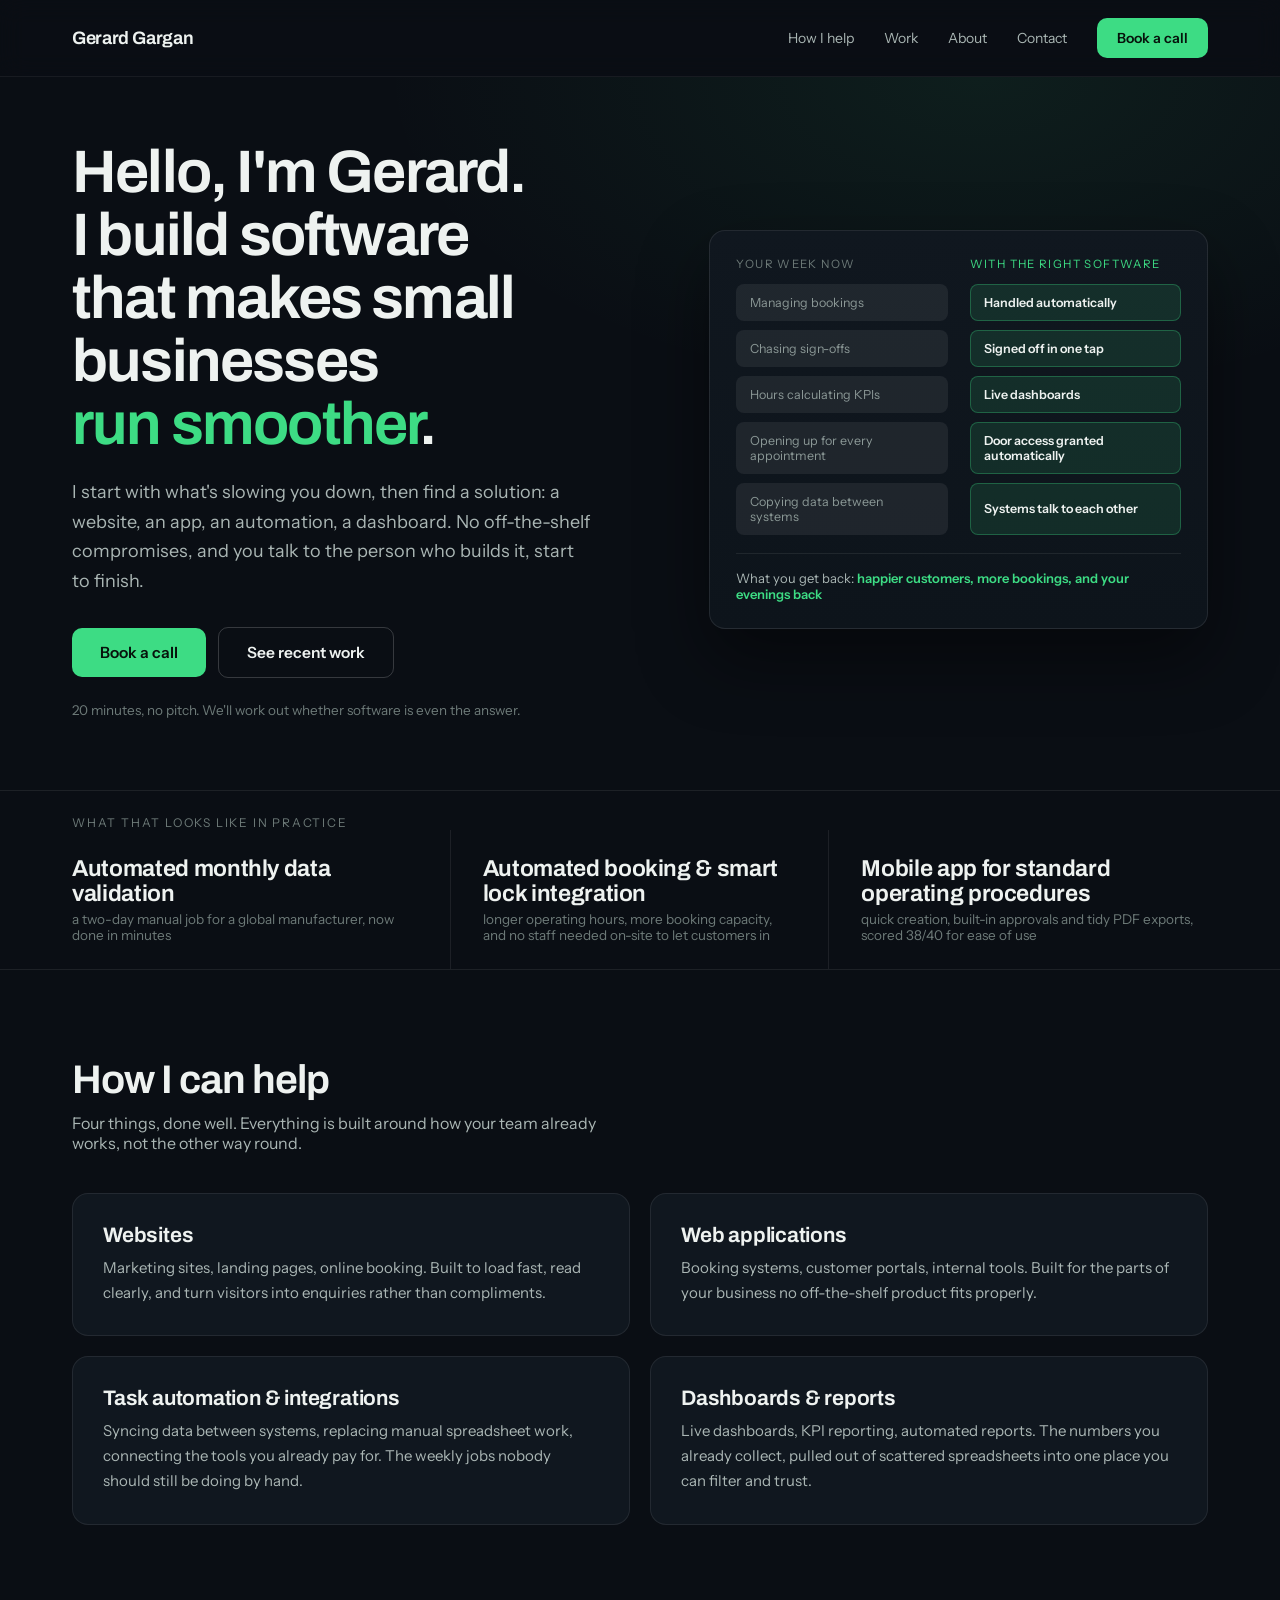
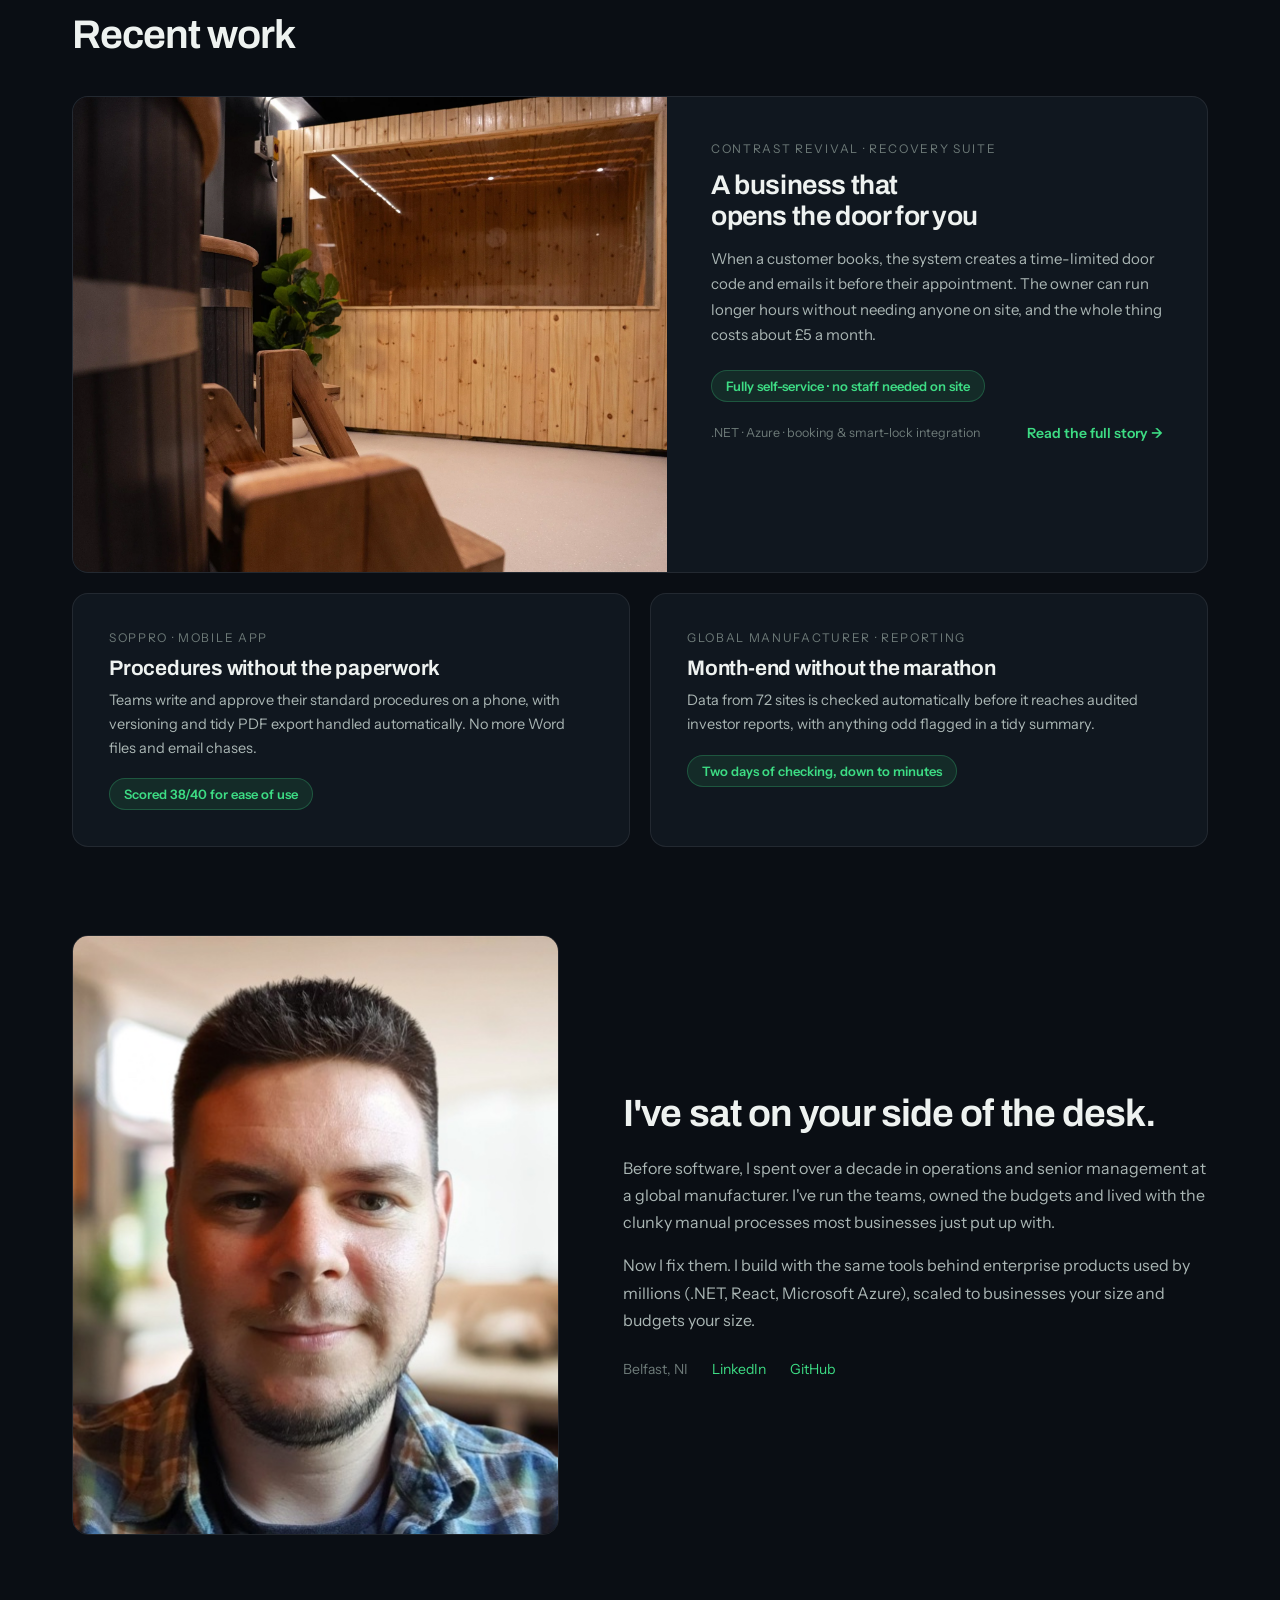
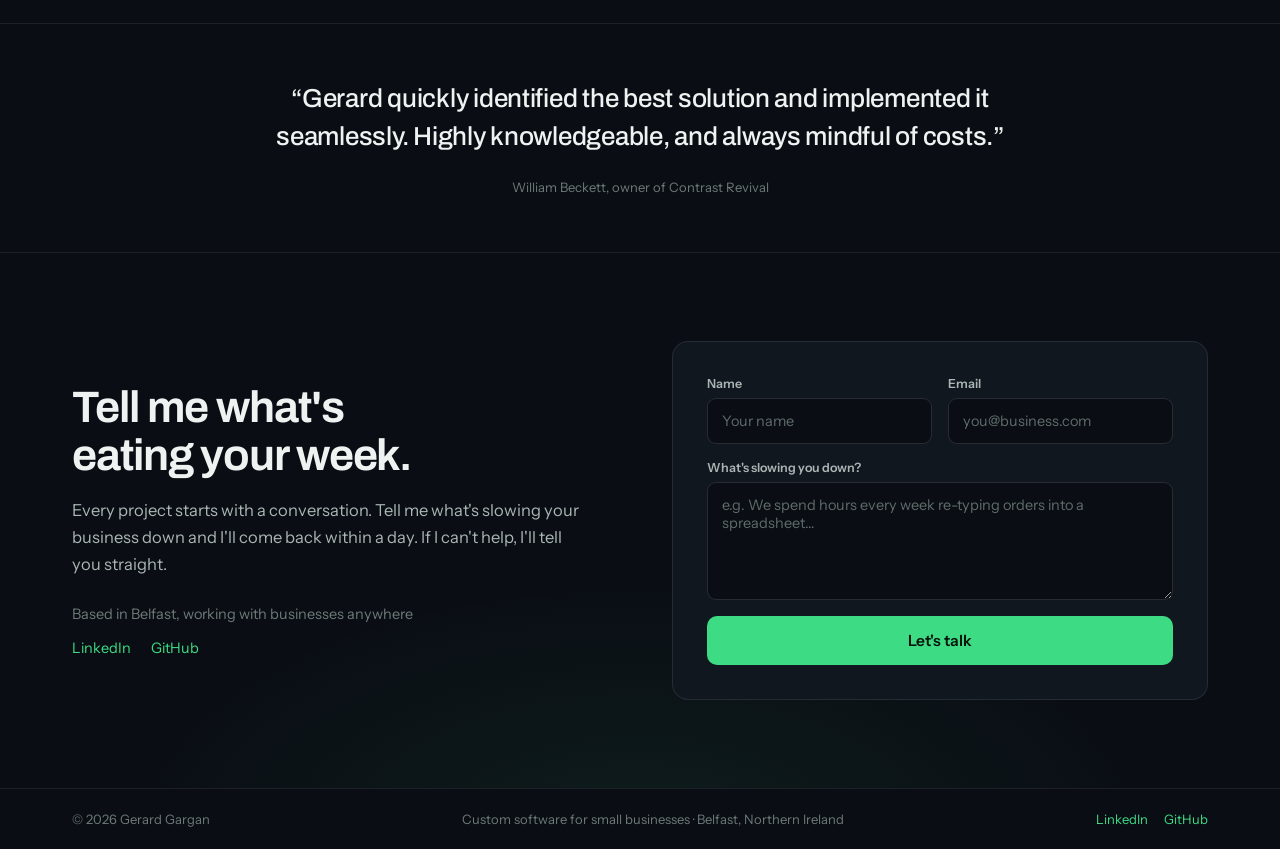
<file: index.html>
<!doctype html>
<html lang="en" class="no-js">
  <head>
    <meta charset="UTF-8" />
    <meta name="viewport" content="width=device-width, initial-scale=1.0" />
    <title>Gerard Gargan | Custom Software for Small Businesses</title>
    <meta
      name="description"
      content="I help small businesses run smoother: websites, web apps, task automation and dashboards. Based in Belfast, Northern Ireland."
    />
    <meta
      property="og:title"
      content="Gerard Gargan | Custom Software for Small Businesses"
    />
    <meta
      property="og:description"
      content="I help small businesses run smoother: websites, web apps, task automation and dashboards. Based in Belfast, Northern Ireland."
    />
    <meta property="og:type" content="website" />
    <meta property="og:url" content="https://gerardgargan.com/" />
    <meta property="og:site_name" content="Gerard Gargan" />
    <meta
      property="og:image"
      content="https://gerardgargan.com/images/og-card-v2.jpg"
    />
    <meta property="og:image:width" content="1200" />
    <meta property="og:image:height" content="630" />
    <meta name="twitter:card" content="summary_large_image" />
    <link rel="canonical" href="https://gerardgargan.com/" />
    <meta name="theme-color" content="#0a0e14" />
    <link rel="icon" type="image/png" sizes="32x32" href="images/favicon-32.png" />
    <link rel="icon" type="image/png" sizes="512x512" href="images/favicon-512.png" />
    <link rel="apple-touch-icon" href="images/apple-touch-icon.png" />
    <link rel="preconnect" href="https://fonts.googleapis.com" />
    <link rel="preconnect" href="https://fonts.gstatic.com" crossorigin />
    <link
      href="https://fonts.googleapis.com/css2?family=Archivo:wght@400..800&family=Instrument+Sans:wght@400;500;600&display=swap"
      rel="stylesheet"
    />
    <link rel="stylesheet" href="styles.css" />
    <script>
      document.documentElement.classList.replace("no-js", "js");
    </script>
    <script
      async
      src="https://www.googletagmanager.com/gtag/js?id=G-0M7Z0N829Z"
    ></script>
    <script>
      window.dataLayer = window.dataLayer || [];
      function gtag() {
        dataLayer.push(arguments);
      }
      gtag("js", new Date());

      gtag("config", "G-0M7Z0N829Z");
    </script>
    <script type="application/ld+json">
      {
        "@context": "https://schema.org",
        "@type": "ProfessionalService",
        "name": "Gerard Gargan",
        "description": "Custom software for small businesses: websites, web applications, task automation and dashboards.",
        "url": "https://gerardgargan.com/",
        "image": "https://gerardgargan.com/images/og-card-v2.jpg",
        "founder": { "@type": "Person", "name": "Gerard Gargan" },
        "address": {
          "@type": "PostalAddress",
          "addressLocality": "Belfast",
          "addressRegion": "Northern Ireland",
          "addressCountry": "GB"
        },
        "sameAs": [
          "https://www.linkedin.com/in/gerard-gargan/",
          "https://github.com/GerardGargan"
        ]
      }
    </script>
  </head>
  <body>
    <nav class="navbar">
      <div class="container nav-inner">
        <a href="#top" class="nav-brand">Gerard Gargan</a>
        <div class="nav-links">
          <a href="#how-i-help">How I help</a>
          <a href="#work">Work</a>
          <a href="#about">About</a>
          <a href="#contact">Contact</a>
          <a href="#contact" class="btn btn-nav">Book a call</a>
        </div>
        <div class="nav-actions">
          <a href="#contact" class="nav-cta-mobile">Book a call</a>
          <button
            class="nav-toggle"
            id="nav-toggle"
            aria-label="Toggle navigation"
            aria-expanded="false"
            aria-controls="nav-menu"
          >
            <span></span>
            <span></span>
            <span></span>
          </button>
        </div>
      </div>
      <div class="nav-menu" id="nav-menu">
        <a href="#how-i-help">How I help</a>
        <a href="#work">Work</a>
        <a href="#about">About</a>
        <a href="#contact">Contact</a>
      </div>
    </nav>

    <div class="hero-band">
      <div class="container">
        <header class="hero" id="top">
        <div>
          <h1>
            Hello, I'm Gerard. I build software that makes small businesses
            <span class="accent">run smoother</span>.
          </h1>
          <p class="hero-sub">
            I start with what's slowing you down, then find a solution: a
            website, an app, an automation, a dashboard. No off-the-shelf
            compromises, and you talk to the person who builds it, start to
            finish.
          </p>
          <div class="hero-cta">
            <a href="#contact" class="btn btn-primary">Book a call</a>
            <a href="#work" class="btn btn-outline">See recent work</a>
          </div>
          <div class="hero-meta">
            20 minutes, no pitch. We'll work out whether software is even the
            answer.
          </div>
        </div>
        <div class="week-card fade-group">
          <div class="week-grid">
            <div class="week-head">Your week now</div>
            <div class="week-head week-head-after">With the right software</div>
            <div class="week-now fade-item" style="--d: 0.15s">Managing bookings</div>
            <div class="week-after fade-item" style="--d: 0.7s">Handled automatically</div>
            <div class="week-now fade-item" style="--d: 0.25s">Chasing sign-offs</div>
            <div class="week-after fade-item" style="--d: 0.8s">Signed off in one tap</div>
            <div class="week-now fade-item" style="--d: 0.35s">Hours calculating KPIs</div>
            <div class="week-after fade-item" style="--d: 0.9s">Live dashboards</div>
            <div class="week-now fade-item" style="--d: 0.45s">Opening up for every appointment</div>
            <div class="week-after fade-item" style="--d: 1s">Door access granted automatically</div>
            <div class="week-now fade-item" style="--d: 0.55s">Copying data between systems</div>
            <div class="week-after fade-item" style="--d: 1.1s">Systems talk to each other</div>
          </div>
          <div class="week-footer fade-item" style="--d: 1.25s">
            What you get back:
            <strong>happier customers, more bookings, and your evenings back</strong>
          </div>
        </div>
        </header>
      </div>
    </div>

    <section class="results">
      <div class="container">
        <div class="results-label">What that looks like in practice</div>
        <div class="results-grid">
          <div>
            <div class="result-title">Automated monthly data validation</div>
            <div class="result-sub">
              a two-day manual job for a global manufacturer, now done in
              minutes
            </div>
          </div>
          <div>
            <div class="result-title">
              Automated booking &amp; smart lock integration
            </div>
            <div class="result-sub">
              longer operating hours, more booking capacity, and no staff needed
              on-site to let customers in
            </div>
          </div>
          <div>
            <div class="result-title">
              Mobile app for standard operating procedures
            </div>
            <div class="result-sub">
              quick creation, built-in approvals and tidy PDF exports, scored
              38/40 for ease of use
            </div>
          </div>
        </div>
      </div>
    </section>

    <div class="container">
      <section class="services" id="how-i-help">
        <h2 class="section-title">How I can help</h2>
        <p class="section-lead">
          Four things, done well. Everything is built around how your team
          already works, not the other way round.
        </p>
        <div class="services-grid">
          <div class="service-card">
            <h3>Websites</h3>
            <p>
              Marketing sites, landing pages, online booking. Built to load
              fast, read clearly, and turn visitors into enquiries rather than
              compliments.
            </p>
          </div>
          <div class="service-card">
            <h3>Web applications</h3>
            <p>
              Booking systems, customer portals, internal tools. Built for the
              parts of your business no off-the-shelf product fits properly.
            </p>
          </div>
          <div class="service-card">
            <h3>Task automation &amp; integrations</h3>
            <p>
              Syncing data between systems, replacing manual spreadsheet work,
              connecting the tools you already pay for. The weekly jobs nobody
              should still be doing by hand.
            </p>
          </div>
          <div class="service-card">
            <h3>Dashboards &amp; reports</h3>
            <p>
              Live dashboards, KPI reporting, automated reports. The numbers
              you already collect, pulled out of scattered spreadsheets into
              one place you can filter and trust.
            </p>
          </div>
        </div>
      </section>

      <section class="work" id="work">
        <h2 class="section-title">Recent work</h2>
        <div class="work-featured">
          <img
            src="images/contrast-revival-suite.webp"
            alt="The Contrast Revival sauna and cold plunge"
            class="work-featured-img"
            width="1920"
            height="1536"
            loading="lazy"
            decoding="async"
          />
          <div class="work-featured-body">
            <div class="work-kicker">Contrast Revival &middot; recovery suite</div>
            <h3>A business that opens the door for you</h3>
            <p>
              When a customer books, the system creates a time-limited door code
              and emails it before their appointment. The owner can run longer
              hours without needing anyone on site, and the whole thing costs
              about &pound;5 a month.
            </p>
            <div class="pill">Fully self-service &middot; no staff needed on site</div>
            <div class="work-featured-foot">
              <span class="work-tech"
                >.NET &middot; Azure &middot; booking &amp; smart-lock
                integration</span
              >
              <a href="projects/contrast-revival.html" class="work-link"
                >Read the full story &rarr;</a
              >
            </div>
          </div>
        </div>
        <div class="work-grid">
          <div class="work-card">
            <div class="work-kicker">SopPro &middot; mobile app</div>
            <h3>Procedures without the paperwork</h3>
            <p>
              Teams write and approve their standard procedures on a phone, with
              versioning and tidy PDF export handled automatically. No more Word
              files and email chases.
            </p>
            <div class="pill">Scored 38/40 for ease of use</div>
          </div>
          <div class="work-card">
            <div class="work-kicker">Global manufacturer &middot; reporting</div>
            <h3>Month-end without the marathon</h3>
            <p>
              Data from 72 sites is checked automatically before it reaches
              audited investor reports, with anything odd flagged in a tidy
              summary.
            </p>
            <div class="pill">Two days of checking, down to minutes</div>
          </div>
        </div>
      </section>

      <section class="about" id="about">
        <img
          src="images/gerard.jpg"
          alt="Gerard Gargan"
          class="about-photo"
          width="600"
          height="600"
          loading="lazy"
          decoding="async"
        />
        <div>
          <h2>I've sat on your side of the desk.</h2>
          <p>
            Before software, I spent over a decade in operations and senior
            management at a global manufacturer. I've run the teams, owned the
            budgets and lived with the clunky manual processes most businesses
            just put up with.
          </p>
          <p>
            Now I fix them. I build with the same tools behind enterprise
            products used by millions (.NET, React, Microsoft Azure), scaled to
            businesses your size and budgets your size.
          </p>
          <div class="about-links">
            <span class="place">Belfast, NI</span>
            <a
              href="https://www.linkedin.com/in/gerard-gargan/"
              target="_blank"
              rel="noopener noreferrer"
              >LinkedIn</a
            >
            <a
              href="https://github.com/GerardGargan"
              target="_blank"
              rel="noopener noreferrer"
              >GitHub</a
            >
          </div>
        </div>
      </section>
    </div>

    <section class="testimonial">
      <div class="container">
        <blockquote>
          &ldquo;Gerard quickly identified the best solution and implemented it
          seamlessly. Highly knowledgeable, and always mindful of
          costs.&rdquo;
        </blockquote>
        <cite>William Beckett, owner of Contrast Revival</cite>
      </div>
    </section>

    <div class="container">
      <section class="contact" id="contact">
        <div>
          <h2>Tell me what's eating your week.</h2>
          <p class="contact-text">
            Every project starts with a conversation. Tell me what's slowing
            your business down and I'll come back within a day. If I can't
            help, I'll tell you straight.
          </p>
          <div class="contact-meta">
            <span>Based in Belfast, working with businesses anywhere</span>
            <div class="contact-social">
              <a
                href="https://www.linkedin.com/in/gerard-gargan/"
                target="_blank"
                rel="noopener noreferrer"
                >LinkedIn</a
              >
              <a
                href="https://github.com/GerardGargan"
                target="_blank"
                rel="noopener noreferrer"
                >GitHub</a
              >
            </div>
          </div>
        </div>
        <div>
          <form
            class="contact-form"
            id="contact-form"
            action="https://api.web3forms.com/submit"
            method="POST"
          >
            <input
              type="hidden"
              name="access_key"
              value="68241282-8ef7-4cb0-8f9a-84f31480cd14"
            />
            <input
              type="hidden"
              name="subject"
              value="New portfolio contact form submission"
            />
            <input type="checkbox" name="botcheck" style="display: none" />
            <div class="form-row">
              <div class="form-group">
                <label for="name">Name</label>
                <input
                  type="text"
                  id="name"
                  name="name"
                  placeholder="Your name"
                  required
                />
              </div>
              <div class="form-group">
                <label for="email">Email</label>
                <input
                  type="email"
                  id="email"
                  name="email"
                  placeholder="you@business.com"
                  required
                />
              </div>
            </div>
            <div class="form-group">
              <label for="message">What's slowing you down?</label>
              <textarea
                id="message"
                name="message"
                rows="5"
                placeholder="e.g. We spend hours every week re-typing orders into a spreadsheet&hellip;"
                required
              ></textarea>
            </div>
            <button type="submit" class="btn btn-primary">Let's talk</button>
          </form>
          <div class="contact-social-mobile">
            <a
              href="https://www.linkedin.com/in/gerard-gargan/"
              target="_blank"
              rel="noopener noreferrer"
              >LinkedIn</a
            >
            <a
              href="https://github.com/GerardGargan"
              target="_blank"
              rel="noopener noreferrer"
              >GitHub</a
            >
          </div>
        </div>
      </section>
    </div>

    <footer class="footer">
      <div class="container footer-inner">
        <span>&copy; 2026 Gerard Gargan</span>
        <span
          >Custom software for small businesses &middot; Belfast, Northern
          Ireland</span
        >
        <span class="footer-social">
          <a
            href="https://www.linkedin.com/in/gerard-gargan/"
            target="_blank"
            rel="noopener noreferrer"
            >LinkedIn</a
          >
          <a
            href="https://github.com/GerardGargan"
            target="_blank"
            rel="noopener noreferrer"
            >GitHub</a
          >
        </span>
      </div>
    </footer>

    <script src="script.js"></script>
  </body>
</html>
</file>
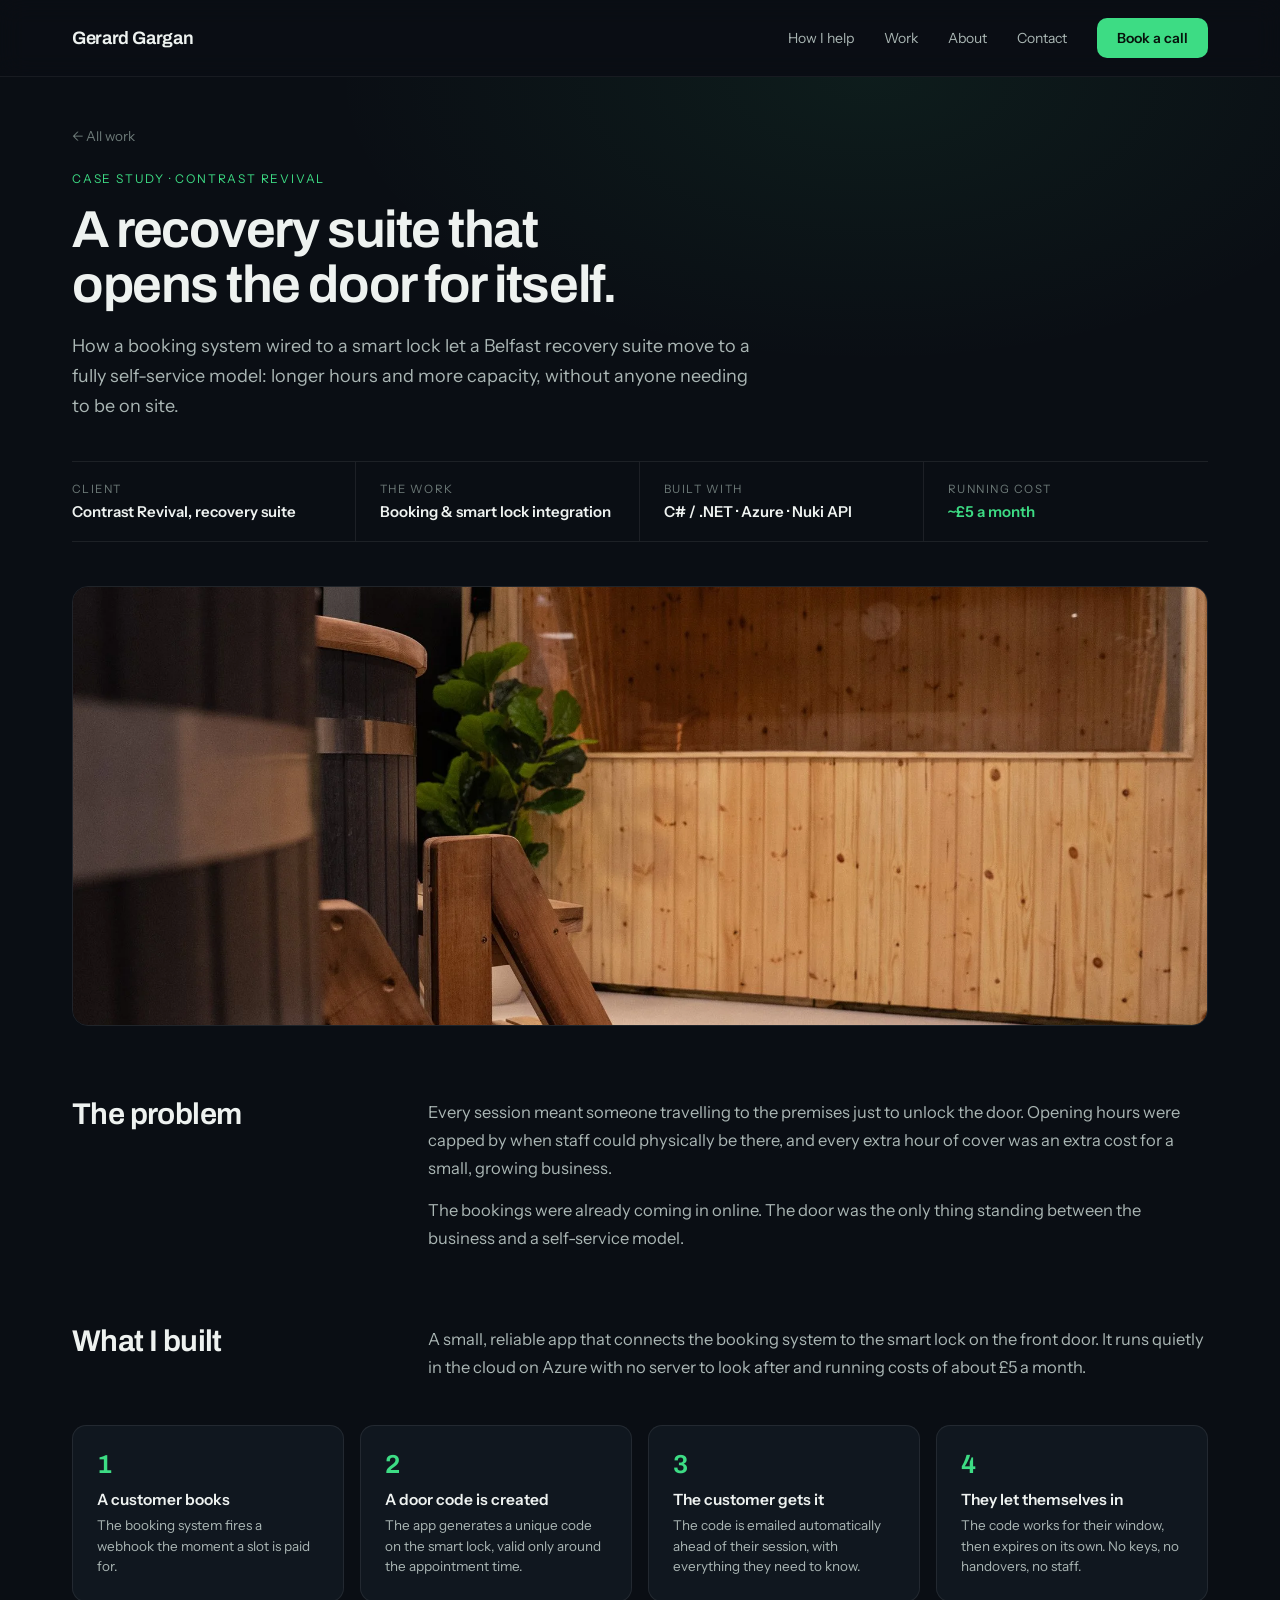
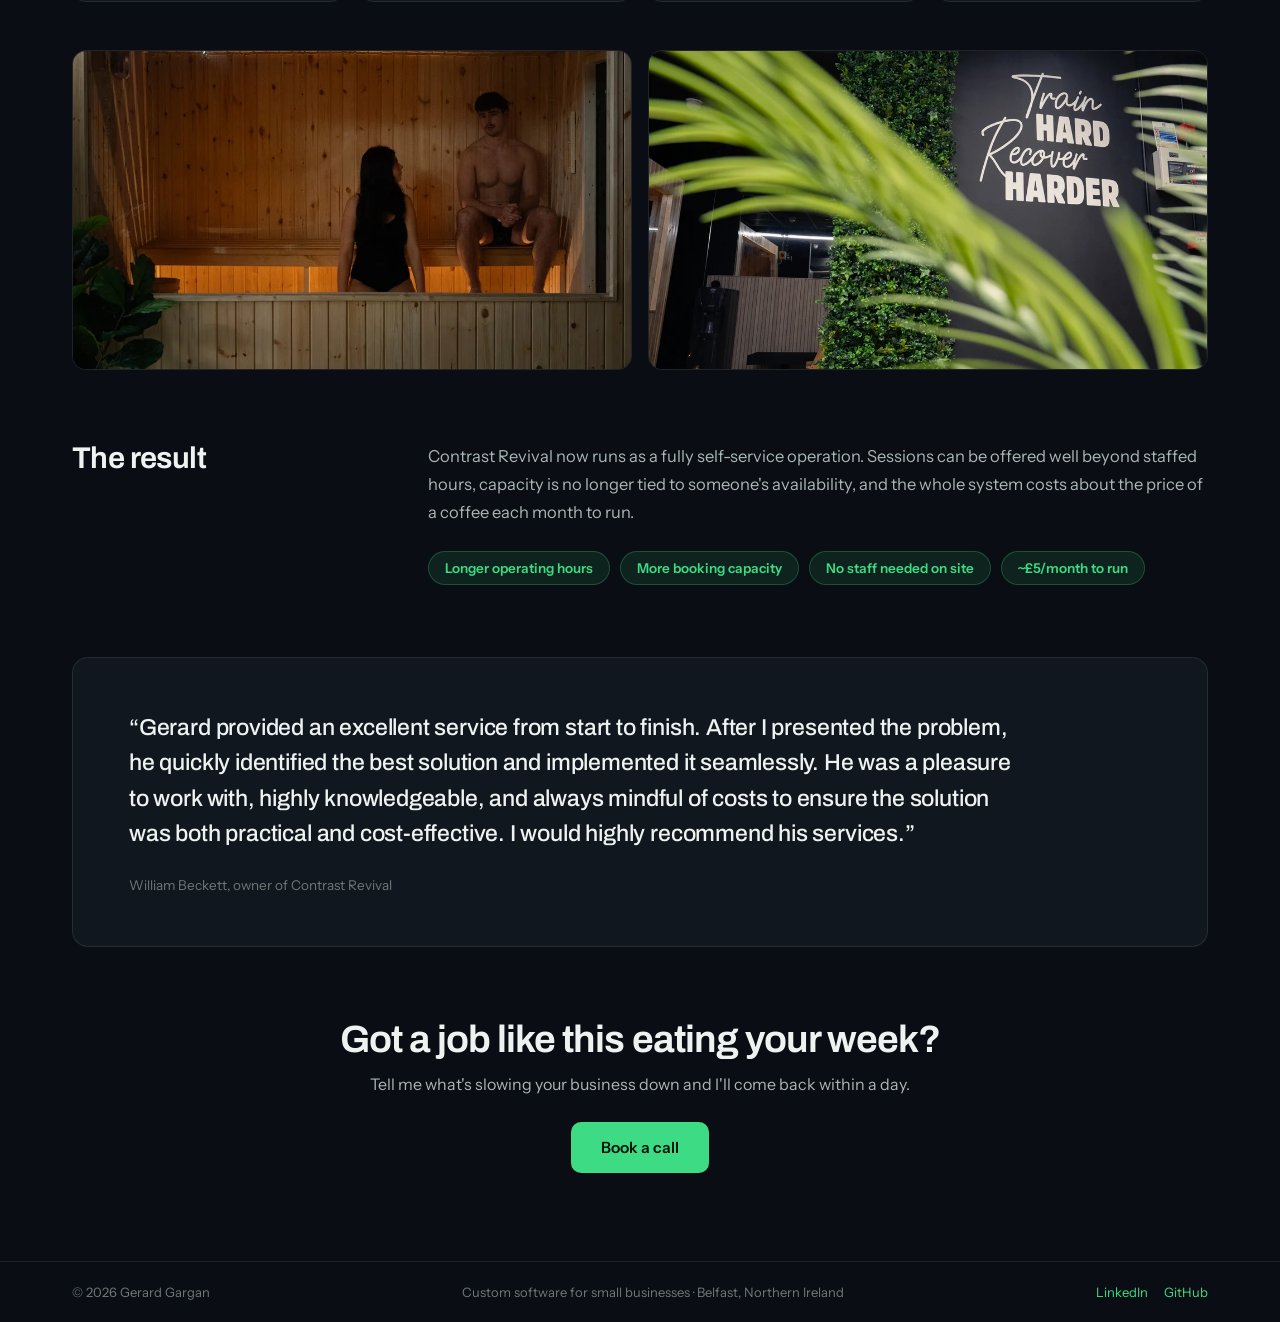
<file: projects/contrast-revival.html>
<!doctype html>
<html lang="en" class="no-js">
  <head>
    <meta charset="UTF-8" />
    <meta name="viewport" content="width=device-width, initial-scale=1.0" />
    <title>Contrast Revival Case Study | Gerard Gargan</title>
    <meta
      name="description"
      content="How a booking system wired to a smart lock let a Belfast recovery suite move to a fully self-service model, all for about £5 a month."
    />
    <meta
      property="og:title"
      content="Contrast Revival Case Study | Gerard Gargan"
    />
    <meta
      property="og:description"
      content="How a booking system wired to a smart lock let a Belfast recovery suite move to a fully self-service model, all for about £5 a month."
    />
    <meta property="og:type" content="article" />
    <meta
      property="og:url"
      content="https://gerardgargan.com/projects/contrast-revival.html"
    />
    <meta property="og:site_name" content="Gerard Gargan" />
    <meta
      property="og:image"
      content="https://gerardgargan.com/images/og-card-v2.jpg"
    />
    <meta property="og:image:width" content="1200" />
    <meta property="og:image:height" content="630" />
    <meta name="twitter:card" content="summary_large_image" />
    <link
      rel="canonical"
      href="https://gerardgargan.com/projects/contrast-revival.html"
    />
    <meta name="theme-color" content="#0a0e14" />
    <link rel="icon" type="image/png" sizes="32x32" href="../images/favicon-32.png" />
    <link rel="icon" type="image/png" sizes="512x512" href="../images/favicon-512.png" />
    <link rel="apple-touch-icon" href="../images/apple-touch-icon.png" />
    <link rel="preconnect" href="https://fonts.googleapis.com" />
    <link rel="preconnect" href="https://fonts.gstatic.com" crossorigin />
    <link
      href="https://fonts.googleapis.com/css2?family=Archivo:wght@400..800&family=Instrument+Sans:wght@400;500;600&display=swap"
      rel="stylesheet"
    />
    <link rel="stylesheet" href="../styles.css" />
    <script>
      document.documentElement.classList.replace("no-js", "js");
    </script>
    <script
      async
      src="https://www.googletagmanager.com/gtag/js?id=G-0M7Z0N829Z"
    ></script>
    <script>
      window.dataLayer = window.dataLayer || [];
      function gtag() {
        dataLayer.push(arguments);
      }
      gtag("js", new Date());

      gtag("config", "G-0M7Z0N829Z");
    </script>
  </head>
  <body>
    <nav class="navbar">
      <div class="container nav-inner">
        <a href="../index.html" class="nav-brand">Gerard Gargan</a>
        <div class="nav-links">
          <a href="../index.html#how-i-help">How I help</a>
          <a href="../index.html#work">Work</a>
          <a href="../index.html#about">About</a>
          <a href="../index.html#contact">Contact</a>
          <a href="../index.html#contact" class="btn btn-nav">Book a call</a>
        </div>
        <div class="nav-actions">
          <a href="../index.html#contact" class="nav-cta-mobile">Book a call</a>
          <button
            class="nav-toggle"
            id="nav-toggle"
            aria-label="Toggle navigation"
            aria-expanded="false"
            aria-controls="nav-menu"
          >
            <span></span>
            <span></span>
            <span></span>
          </button>
        </div>
      </div>
      <div class="nav-menu" id="nav-menu">
        <a href="../index.html#how-i-help">How I help</a>
        <a href="../index.html#work">Work</a>
        <a href="../index.html#about">About</a>
        <a href="../index.html#contact">Contact</a>
      </div>
    </nav>

    <div class="cs-band">
      <div class="container">
        <header class="cs-header">
          <a href="../index.html#work" class="cs-back">&larr; All work</a>
          <div class="cs-kicker">Case study &middot; Contrast Revival</div>
          <h1>A recovery suite that opens the door for itself.</h1>
          <p class="cs-lead">
            How a booking system wired to a smart lock let a Belfast recovery
            suite move to a fully self-service model: longer hours and more
            capacity, without anyone needing to be on site.
          </p>
        </header>
      </div>
    </div>

    <div class="container">
      <div class="cs-facts">
        <div>
          <div class="cs-fact-label">Client</div>
          <div class="cs-fact-value">Contrast Revival, recovery suite</div>
        </div>
        <div>
          <div class="cs-fact-label">The work</div>
          <div class="cs-fact-value">Booking &amp; smart lock integration</div>
        </div>
        <div>
          <div class="cs-fact-label">Built with</div>
          <div class="cs-fact-value">
            C# / .NET &middot; Azure &middot; Nuki API
          </div>
        </div>
        <div>
          <div class="cs-fact-label">Running cost</div>
          <div class="cs-fact-value accent">~&pound;5 a month</div>
        </div>
      </div>

      <img
        src="../images/contrast-revival-suite.webp"
        alt="The Contrast Revival sauna room"
        class="cs-hero-img"
        width="1920"
        height="1536"
        fetchpriority="high"
      />

      <section class="cs-block">
        <h2>The problem</h2>
        <div>
          <p>
            Every session meant someone travelling to the premises just to
            unlock the door. Opening hours were capped by when staff could
            physically be there, and every extra hour of cover was an
            extra cost for a small, growing business.
          </p>
          <p>
            The bookings were already coming in online. The door was the only
            thing standing between the business and a self-service model.
          </p>
        </div>
      </section>

      <section class="cs-solution">
        <div class="cs-block">
          <h2>What I built</h2>
          <p>
            A small, reliable app that connects the booking system to the smart
            lock on the front door. It runs quietly in the cloud on Azure
            with no server to look after and running costs of about
            &pound;5 a month.
          </p>
        </div>
        <div class="cs-steps fade-group">
          <div class="cs-step fade-item" style="--d: 0.1s">
            <div class="cs-step-num">1</div>
            <div class="cs-step-title">A customer books</div>
            <div class="cs-step-body">
              The booking system fires a webhook the moment a slot is paid for.
            </div>
          </div>
          <div class="cs-step fade-item" style="--d: 0.25s">
            <div class="cs-step-num">2</div>
            <div class="cs-step-title">A door code is created</div>
            <div class="cs-step-body">
              The app generates a unique code on the smart lock, valid only
              around the appointment time.
            </div>
          </div>
          <div class="cs-step fade-item" style="--d: 0.4s">
            <div class="cs-step-num">3</div>
            <div class="cs-step-title">The customer gets it</div>
            <div class="cs-step-body">
              The code is emailed automatically ahead of their session, with
              everything they need to know.
            </div>
          </div>
          <div class="cs-step fade-item" style="--d: 0.55s">
            <div class="cs-step-num">4</div>
            <div class="cs-step-title">They let themselves in</div>
            <div class="cs-step-body">
              The code works for their window, then expires on its own. No keys,
              no handovers, no staff.
            </div>
          </div>
        </div>
      </section>

      <div class="cs-photos">
        <img
          src="../images/contrast-revival-sauna.webp"
          alt="Customers in the Contrast Revival sauna"
          width="1000"
          height="773"
          loading="lazy"
          decoding="async"
        />
        <img
          src="../images/contrast-revival-interior.webp"
          alt="Train hard, recover harder: inside Contrast Revival"
          width="1000"
          height="800"
          loading="lazy"
          decoding="async"
        />
      </div>

      <section class="cs-block cs-result">
        <h2>The result</h2>
        <div>
          <p>
            Contrast Revival now runs as a fully self-service operation.
            Sessions can be offered well beyond staffed hours, capacity is no
            longer tied to someone's availability, and the whole system costs
            about the price of a coffee each month to run.
          </p>
          <div class="cs-pills">
            <span class="pill">Longer operating hours</span>
            <span class="pill">More booking capacity</span>
            <span class="pill">No staff needed on site</span>
            <span class="pill">~&pound;5/month to run</span>
          </div>
        </div>
      </section>

      <section class="cs-testimonial">
        <blockquote>
          &ldquo;Gerard provided an excellent service from start to finish.
          After I presented the problem, he quickly identified the best solution
          and implemented it seamlessly. He was a pleasure to work with, highly
          knowledgeable, and always mindful of costs to ensure the solution was
          both practical and cost-effective. I would highly recommend his
          services.&rdquo;
        </blockquote>
        <cite>William Beckett, owner of Contrast Revival</cite>
      </section>

      <section class="cs-cta">
        <h2>Got a job like this eating your week?</h2>
        <p>
          Tell me what's slowing your business down and I'll come back within
          a day.
        </p>
        <a href="../index.html#contact" class="btn btn-primary"
          >Book a call</a
        >
      </section>
    </div>

    <footer class="footer">
      <div class="container footer-inner">
        <span>&copy; 2026 Gerard Gargan</span>
        <span
          >Custom software for small businesses &middot; Belfast, Northern
          Ireland</span
        >
        <span class="footer-social">
          <a
            href="https://www.linkedin.com/in/gerard-gargan/"
            target="_blank"
            rel="noopener noreferrer"
            >LinkedIn</a
          >
          <a
            href="https://github.com/GerardGargan"
            target="_blank"
            rel="noopener noreferrer"
            >GitHub</a
          >
        </span>
      </div>
    </footer>

    <script src="../script.js"></script>
  </body>
</html>
</file>
<file: styles.css>
/* ==========================================================================
   Gerard Gargan — portfolio
   Design tokens
   ========================================================================== */

:root {
  --bg: #0a0e14;
  --panel: #10171f;
  --panel-gradient: linear-gradient(180deg, #10171f, #0d141b);
  --text: #eef2f0;
  --muted: #aab6b4;
  --dim: #6d7a78;
  --dim-soft: #8b9896;
  --accent: #3ddc84;
  --accent-hover: #5ce69a;
  --accent-ink: #07130c;
  --accent-tint: rgba(61, 220, 132, 0.1);
  --accent-border: rgba(61, 220, 132, 0.25);
  --border: rgba(255, 255, 255, 0.08);
  --border-light: rgba(255, 255, 255, 0.09);
  --border-input: rgba(255, 255, 255, 0.12);
  --border-btn: rgba(255, 255, 255, 0.18);
  --font-display: "Archivo", sans-serif;
  --font-body: "Instrument Sans", sans-serif;
}

/* ==========================================================================
   Base
   ========================================================================== */

* {
  box-sizing: border-box;
}

html {
  scroll-behavior: smooth;
}

body {
  margin: 0;
  background: var(--bg);
  color: var(--text);
  font-family: var(--font-body);
  -webkit-font-smoothing: antialiased;
}

a {
  color: var(--accent);
  text-decoration: none;
}

a:hover {
  opacity: 0.85;
}

img {
  max-width: 100%;
}

input::placeholder,
textarea::placeholder {
  color: #5f6c6a;
}

.container {
  max-width: 1200px;
  margin: 0 auto;
  padding: 0 32px;
}

h1,
h2,
h3 {
  font-family: var(--font-display);
  font-weight: 650;
}

[id] {
  scroll-margin-top: 84px;
}

@keyframes ggfade {
  from {
    opacity: 0;
    transform: translateY(10px);
  }
  to {
    opacity: 1;
    transform: none;
  }
}

/* Staggered fade-in groups: hidden only when JS is running, revealed on scroll */
html.js .fade-group:not(.in-view) .fade-item {
  opacity: 0;
}

.fade-group.in-view .fade-item {
  animation: ggfade 0.5s both;
  animation-delay: var(--d, 0s);
}

@media (prefers-reduced-motion: reduce) {
  html {
    scroll-behavior: auto;
  }
  html.js .fade-group:not(.in-view) .fade-item {
    opacity: 1;
  }
  .fade-group.in-view .fade-item {
    animation: none;
  }
}

/* ==========================================================================
   Nav
   ========================================================================== */

.navbar {
  position: sticky;
  top: 0;
  z-index: 20;
  background: rgba(10, 14, 20, 0.8);
  backdrop-filter: blur(12px);
  -webkit-backdrop-filter: blur(12px);
  border-bottom: 1px solid rgba(255, 255, 255, 0.06);
}

.nav-inner {
  display: flex;
  align-items: center;
  justify-content: space-between;
  padding-top: 18px;
  padding-bottom: 18px;
}

.nav-brand {
  font-family: var(--font-display);
  font-weight: 650;
  font-size: 18px;
  letter-spacing: -0.02em;
  color: var(--text);
}

.nav-links {
  display: flex;
  align-items: center;
  gap: 30px;
  font-size: 14px;
}

.nav-links a:not(.btn) {
  color: var(--muted);
}

.nav-links a:not(.btn):hover {
  color: var(--text);
  opacity: 1;
}

.nav-actions,
.nav-cta-mobile,
.nav-toggle,
.nav-menu {
  display: none;
}

/* ==========================================================================
   Buttons
   ========================================================================== */

.btn {
  display: inline-block;
  border-radius: 10px;
  font-size: 15.5px;
  font-weight: 600;
  text-align: center;
}

.btn-primary {
  background: var(--accent);
  color: var(--accent-ink);
  padding: 15px 28px;
  border: none;
  font-family: var(--font-body);
  cursor: pointer;
}

.btn-primary:hover {
  background: var(--accent-hover);
  opacity: 1;
}

.btn-outline {
  border: 1px solid var(--border-btn);
  padding: 15px 28px;
  color: var(--text);
}

.btn-outline:hover {
  border-color: rgba(255, 255, 255, 0.4);
  opacity: 1;
}

.btn-nav {
  background: var(--accent);
  color: var(--accent-ink);
  padding: 11px 20px;
  font-size: 14px;
}

.btn-nav:hover {
  background: var(--accent-hover);
  opacity: 1;
}

/* ==========================================================================
   Hero
   ========================================================================== */

/* Full-bleed band so the glow fades out naturally instead of clipping at
   the container edge; its centre matches 80% of the 1200px container */
.hero-band {
  background: radial-gradient(
    1000px 540px at calc(50% + 340px) 0%,
    rgba(61, 220, 132, 0.08),
    transparent 60%
  );
}

.hero {
  display: grid;
  grid-template-columns: 1.15fr 1fr;
  gap: 64px;
  align-items: center;
  padding: 64px 0 72px;
}

.hero h1 {
  font-size: clamp(36px, 4.7vw + 4px, 60px);
  line-height: 1.05;
  letter-spacing: -0.03em;
  margin: 0 0 22px;
  text-wrap: balance;
}

.accent {
  color: var(--accent);
}

.hero-sub {
  font-size: 18px;
  line-height: 1.65;
  color: var(--muted);
  margin: 0 0 30px;
  max-width: 540px;
  text-wrap: pretty;
}

.hero-cta {
  display: flex;
  gap: 12px;
  align-items: center;
  margin-bottom: 24px;
}

.hero-meta {
  font-size: 13.5px;
  color: var(--dim);
}

/* Week card */

.week-card {
  background: var(--panel-gradient);
  border: 1px solid var(--border-light);
  border-radius: 16px;
  padding: 26px;
  box-shadow: 0 30px 70px rgba(0, 0, 0, 0.45);
}

.week-grid {
  display: grid;
  grid-template-columns: 1fr 1fr;
  gap: 9px 22px;
}

.week-head {
  font-size: 11.5px;
  letter-spacing: 0.12em;
  text-transform: uppercase;
  color: var(--dim);
  padding-bottom: 4px;
}

.week-head-after {
  color: var(--accent);
}

.week-now,
.week-after {
  border-radius: 8px;
  padding: 10px 13px;
  font-size: 12.5px;
  display: flex;
  align-items: center;
}

.week-now {
  background: rgba(255, 255, 255, 0.07);
  border: 1px solid transparent;
  color: var(--dim-soft);
}

.week-after {
  background: rgba(61, 220, 132, 0.12);
  border: 1px solid rgba(61, 220, 132, 0.3);
  color: var(--text);
  font-weight: 600;
}

.week-footer {
  margin-top: 18px;
  padding-top: 16px;
  border-top: 1px solid var(--border);
  font-size: 13px;
  color: var(--muted);
}

.week-footer strong {
  color: var(--accent);
  font-weight: 600;
}

/* ==========================================================================
   Results strip
   ========================================================================== */

.results {
  border-top: 1px solid var(--border);
  border-bottom: 1px solid var(--border);
}

.results-label {
  padding-top: 24px;
  font-size: 12px;
  letter-spacing: 0.15em;
  text-transform: uppercase;
  color: var(--dim);
}

.results-grid {
  display: grid;
  grid-template-columns: 1fr 1fr 1fr;
}

.results-grid > div {
  padding: 26px 32px;
  border-right: 1px solid var(--border);
}

.results-grid > div:first-child {
  padding-left: 0;
}

.results-grid > div:last-child {
  padding-right: 0;
  border-right: none;
}

.result-title {
  font-family: var(--font-display);
  font-weight: 650;
  font-size: 23px;
  letter-spacing: -0.015em;
}

.result-sub {
  font-size: 13.5px;
  color: var(--dim);
  margin-top: 5px;
}

/* ==========================================================================
   Sections
   ========================================================================== */

.section-title {
  font-size: 40px;
  letter-spacing: -0.025em;
  margin: 0 0 12px;
}

.section-lead {
  font-size: 16px;
  color: var(--muted);
  margin: 0 0 40px;
  max-width: 560px;
}

/* Services */

.services {
  padding: 88px 0;
}

.services-grid {
  display: grid;
  grid-template-columns: 1fr 1fr;
  gap: 20px;
}

.service-card {
  background: var(--panel);
  border: 1px solid var(--border);
  border-radius: 16px;
  padding: 30px;
  transition: border-color 0.2s;
}

.service-card:hover {
  border-color: rgba(61, 220, 132, 0.35);
}

.service-card h3 {
  font-size: 21px;
  letter-spacing: -0.01em;
  margin: 0 0 10px;
}

.service-card p {
  margin: 0;
  font-size: 15px;
  line-height: 1.65;
  color: var(--muted);
}

/* Work */

.work {
  padding: 0 0 88px;
}

.work .section-title {
  margin-bottom: 40px;
}

.work-featured {
  background: var(--panel);
  border: 1px solid var(--border);
  border-radius: 16px;
  overflow: hidden;
  display: grid;
  grid-template-columns: 1.1fr 1fr;
  margin-bottom: 20px;
}

.work-featured-img {
  width: 100%;
  height: 100%;
  min-height: 340px;
  object-fit: cover;
  display: block;
}

.work-featured-body {
  padding: 44px 44px 40px;
}

.work-kicker {
  font-size: 12px;
  letter-spacing: 0.14em;
  text-transform: uppercase;
  color: var(--dim);
  margin-bottom: 14px;
}

.work-featured-body h3 {
  font-size: 27px;
  letter-spacing: -0.015em;
  line-height: 1.15;
  margin: 0 0 14px;
  text-wrap: balance;
}

.work-featured-body p {
  font-size: 15px;
  line-height: 1.7;
  color: var(--muted);
  margin: 0 0 22px;
  text-wrap: pretty;
}

.pill {
  display: inline-block;
  font-size: 13px;
  font-weight: 600;
  color: var(--accent);
  background: var(--accent-tint);
  border: 1px solid var(--accent-border);
  padding: 7px 14px;
  border-radius: 999px;
}

.work-featured-body .pill {
  margin-bottom: 22px;
}

.work-featured-foot {
  display: flex;
  justify-content: space-between;
  align-items: center;
  gap: 16px;
}

.work-tech {
  font-size: 12.5px;
  color: var(--dim);
}

.work-link {
  font-size: 14px;
  font-weight: 600;
  white-space: nowrap;
}

.work-grid {
  display: grid;
  grid-template-columns: 1fr 1fr;
  gap: 20px;
}

.work-card {
  background: var(--panel);
  border: 1px solid var(--border);
  border-radius: 16px;
  padding: 36px;
}

.work-card .work-kicker {
  margin-bottom: 12px;
}

.work-card h3 {
  font-size: 21px;
  letter-spacing: -0.01em;
  margin: 0 0 10px;
}

.work-card p {
  font-size: 14.5px;
  line-height: 1.65;
  color: var(--muted);
  margin: 0 0 18px;
}

/* About */

.about {
  padding: 0 0 88px;
  display: grid;
  grid-template-columns: 1fr 1.2fr;
  gap: 64px;
  align-items: center;
}

.about-photo {
  width: 100%;
  aspect-ratio: 1 / 1;
  object-fit: cover;
  border-radius: 16px;
  border: 1px solid var(--border-light);
  display: block;
}

.about h2 {
  font-size: 38px;
  letter-spacing: -0.025em;
  line-height: 1.1;
  margin: 0 0 20px;
  text-wrap: balance;
}

.about p {
  font-size: 16px;
  line-height: 1.7;
  color: var(--muted);
  margin: 0 0 16px;
  text-wrap: pretty;
}

.about p:last-of-type {
  margin-bottom: 26px;
}

.about-links {
  display: flex;
  gap: 24px;
  font-size: 14px;
  align-items: center;
}

.about-links .place {
  color: var(--dim);
}

/* Testimonial */

.testimonial {
  padding: 56px 0;
  border-top: 1px solid var(--border);
  border-bottom: 1px solid var(--border);
  text-align: center;
}

.testimonial blockquote {
  font-family: var(--font-display);
  font-weight: 500;
  font-size: 26px;
  letter-spacing: -0.01em;
  line-height: 1.45;
  max-width: 860px;
  margin: 0 auto 20px;
  text-wrap: balance;
}

.testimonial cite {
  font-style: normal;
  font-size: 13px;
  color: var(--dim);
}

/* Contact */

.contact {
  padding: 88px 0;
  display: grid;
  grid-template-columns: 1fr 1fr;
  gap: 64px;
  align-items: center;
  background: radial-gradient(
    800px 400px at 50% 110%,
    rgba(61, 220, 132, 0.07),
    transparent 65%
  );
}

.contact h2 {
  font-size: 44px;
  letter-spacing: -0.025em;
  line-height: 1.08;
  margin: 0 0 18px;
  text-wrap: balance;
}

.contact-text {
  font-size: 16.5px;
  line-height: 1.65;
  color: var(--muted);
  margin: 0 0 26px;
  text-wrap: pretty;
}

.contact-meta {
  display: flex;
  flex-direction: column;
  gap: 10px;
  font-size: 14.5px;
  color: var(--dim);
}

.contact-meta .contact-social {
  display: flex;
  gap: 20px;
  margin-top: 6px;
}

.contact-social-mobile {
  display: none;
}

.contact-form {
  background: var(--panel);
  border: 1px solid var(--border-light);
  border-radius: 16px;
  padding: 34px;
  display: flex;
  flex-direction: column;
  gap: 16px;
}

.form-row {
  display: grid;
  grid-template-columns: 1fr 1fr;
  gap: 16px;
}

.form-group {
  display: flex;
  flex-direction: column;
  gap: 7px;
}

.form-group label {
  font-size: 12.5px;
  font-weight: 600;
  color: var(--muted);
}

.form-group input,
.form-group textarea {
  background: var(--bg);
  border: 1px solid var(--border-input);
  border-radius: 9px;
  padding: 13px 14px;
  font-size: 14.5px;
  color: var(--text);
  font-family: var(--font-body);
  outline: none;
}

.form-group input:focus,
.form-group textarea:focus {
  border-color: rgba(61, 220, 132, 0.5);
}

.form-group textarea {
  resize: vertical;
}

.contact-form .btn-primary {
  padding: 15px;
}

/* ==========================================================================
   Footer
   ========================================================================== */

.footer {
  border-top: 1px solid var(--border);
}

.footer-inner {
  padding-top: 22px;
  padding-bottom: 22px;
  display: flex;
  justify-content: space-between;
  font-size: 13px;
  color: var(--dim);
}

.footer-social {
  display: flex;
  gap: 16px;
}

/* ==========================================================================
   Case study
   ========================================================================== */

.cs-band {
  background: radial-gradient(
    900px 480px at calc(50% + 230px) 0%,
    rgba(61, 220, 132, 0.07),
    transparent 60%
  );
}

.cs-header {
  padding: 48px 0 40px;
}

.cs-back {
  font-size: 13.5px;
  color: var(--dim);
}

.cs-back:hover {
  color: var(--muted);
  opacity: 1;
}

.cs-kicker {
  font-size: 12px;
  letter-spacing: 0.15em;
  text-transform: uppercase;
  color: var(--accent);
  margin: 26px 0 16px;
}

.cs-header h1 {
  font-size: clamp(34px, 4.1vw + 4px, 52px);
  line-height: 1.06;
  letter-spacing: -0.028em;
  margin: 0 0 20px;
  max-width: 820px;
  text-wrap: balance;
}

.cs-lead {
  font-size: 18px;
  line-height: 1.65;
  color: var(--muted);
  max-width: 680px;
  margin: 0;
  text-wrap: pretty;
}

.cs-facts {
  display: grid;
  grid-template-columns: 1fr 1fr 1fr 1fr;
  border-top: 1px solid var(--border);
  border-bottom: 1px solid var(--border);
  margin-bottom: 44px;
}

.cs-facts > div {
  padding: 20px 24px;
  border-right: 1px solid var(--border);
}

.cs-facts > div:first-child {
  padding-left: 0;
}

.cs-facts > div:last-child {
  padding-right: 0;
  border-right: none;
}

.cs-fact-label {
  font-size: 11.5px;
  letter-spacing: 0.13em;
  text-transform: uppercase;
  color: var(--dim);
  margin-bottom: 6px;
}

.cs-fact-value {
  font-size: 15px;
  font-weight: 600;
}

.cs-fact-value.accent {
  color: var(--accent);
}

.cs-hero-img {
  width: 100%;
  height: 440px;
  object-fit: cover;
  border-radius: 16px;
  border: 1px solid var(--border-light);
  display: block;
  margin-bottom: 72px;
}

.cs-block {
  display: grid;
  grid-template-columns: 300px 1fr;
  gap: 56px;
  margin-bottom: 72px;
}

.cs-block h2 {
  font-size: 30px;
  letter-spacing: -0.02em;
  margin: 0;
}

.cs-block p {
  font-size: 16.5px;
  line-height: 1.7;
  color: var(--muted);
  margin: 0 0 14px;
  text-wrap: pretty;
}

.cs-block p:last-child {
  margin-bottom: 0;
}

.cs-solution .cs-block {
  margin-bottom: 44px;
}

.cs-steps {
  display: grid;
  grid-template-columns: 1fr 1fr 1fr 1fr;
  gap: 16px;
}

.cs-step {
  background: var(--panel);
  border: 1px solid var(--border);
  border-radius: 14px;
  padding: 24px;
}

.cs-step-num {
  font-family: var(--font-display);
  font-weight: 650;
  font-size: 26px;
  color: var(--accent);
  margin-bottom: 12px;
}

.cs-step-title {
  font-weight: 600;
  font-size: 15.5px;
  margin-bottom: 6px;
}

.cs-step-body {
  font-size: 13.5px;
  line-height: 1.55;
  color: var(--muted);
}

.cs-photos {
  display: grid;
  grid-template-columns: 1fr 1fr;
  gap: 16px;
  margin: 48px 0 72px;
}

.cs-photos img {
  width: 100%;
  height: 320px;
  object-fit: cover;
  border-radius: 14px;
  border: 1px solid var(--border-light);
  display: block;
}

.cs-result p {
  margin-bottom: 24px;
}

.cs-pills {
  display: flex;
  flex-wrap: wrap;
  gap: 10px;
}

.cs-pills .pill {
  font-size: 13.5px;
  padding: 8px 16px;
}

.cs-testimonial {
  background: var(--panel);
  border: 1px solid var(--border-light);
  border-radius: 16px;
  padding: 52px 56px;
  margin-bottom: 72px;
}

.cs-testimonial blockquote {
  font-family: var(--font-display);
  font-weight: 500;
  font-size: 23px;
  letter-spacing: -0.008em;
  line-height: 1.55;
  margin: 0 0 22px;
  max-width: 900px;
  text-wrap: pretty;
}

.cs-testimonial cite {
  font-style: normal;
  font-size: 13.5px;
  color: var(--dim);
}

.cs-cta {
  text-align: center;
  padding: 0 0 88px;
}

.cs-cta h2 {
  font-size: 38px;
  letter-spacing: -0.025em;
  margin: 0 0 14px;
  text-wrap: balance;
}

.cs-cta p {
  font-size: 16px;
  color: var(--muted);
  margin: 0 0 28px;
}

.cs-cta .btn-primary {
  padding: 16px 30px;
}

/* ==========================================================================
   Mobile
   ========================================================================== */

@media (max-width: 860px) {
  .container {
    padding-left: 20px;
    padding-right: 20px;
  }

  /* Nav */

  .nav-inner {
    padding-top: 14px;
    padding-bottom: 12px;
  }

  .nav-brand {
    font-size: 17px;
  }

  .nav-links {
    display: none;
  }

  .nav-actions {
    display: flex;
    align-items: center;
    gap: 14px;
  }

  .nav-cta-mobile {
    display: inline-block;
    background: var(--accent);
    color: var(--accent-ink);
    padding: 9px 14px;
    border-radius: 9px;
    font-weight: 600;
    font-size: 13px;
  }

  .nav-cta-mobile:hover {
    background: var(--accent-hover);
    opacity: 1;
  }

  .nav-toggle {
    display: flex;
    flex-direction: column;
    gap: 4px;
    padding: 10px 4px;
    background: none;
    border: none;
    cursor: pointer;
  }

  .nav-toggle span {
    display: block;
    width: 19px;
    height: 2px;
    background: var(--text);
    border-radius: 2px;
  }

  .nav-toggle span:last-child {
    width: 13px;
  }

  .nav-menu {
    border-top: 1px solid rgba(255, 255, 255, 0.07);
    padding: 6px 20px 14px;
    flex-direction: column;
  }

  .nav-menu.open {
    display: flex;
  }

  .nav-menu a {
    color: var(--text);
    font-size: 16px;
    padding: 13px 0;
    border-bottom: 1px solid rgba(255, 255, 255, 0.06);
  }

  .nav-menu a:last-child {
    border-bottom: none;
  }

  /* Hero */

  .hero-band {
    background: radial-gradient(
      500px 340px at 85% 0%,
      rgba(61, 220, 132, 0.09),
      transparent 60%
    );
  }

  .hero {
    grid-template-columns: 1fr;
    gap: 0;
    padding: 36px 0 40px;
  }

  .hero h1 {
    line-height: 1.08;
    letter-spacing: -0.025em;
    margin-bottom: 16px;
  }

  .hero-sub {
    font-size: 16px;
    line-height: 1.6;
    margin-bottom: 24px;
  }

  .hero-cta {
    flex-direction: column;
    align-items: stretch;
    gap: 10px;
    margin-bottom: 18px;
  }

  .hero-cta .btn {
    padding: 15px;
    border-radius: 11px;
    font-size: 16px;
  }

  .hero-meta {
    font-size: 13px;
    text-align: center;
    margin-bottom: 28px;
  }

  .week-card {
    padding: 18px;
    box-shadow: 0 24px 50px rgba(0, 0, 0, 0.45);
  }

  .week-grid {
    gap: 8px 12px;
  }

  .week-head {
    font-size: 10.5px;
    letter-spacing: 0.1em;
    padding-bottom: 2px;
  }

  .week-now,
  .week-after {
    padding: 9px 11px;
    font-size: 12px;
  }

  .week-footer {
    margin-top: 14px;
    padding-top: 13px;
    font-size: 12.5px;
  }

  /* Results strip */

  .results-label {
    padding-top: 22px;
    font-size: 11px;
    letter-spacing: 0.14em;
    margin-bottom: 4px;
  }

  .results-grid {
    grid-template-columns: 1fr;
  }

  .results-grid > div {
    padding: 16px 0;
    border-right: none;
    border-bottom: 1px solid rgba(255, 255, 255, 0.07);
  }

  .results-grid > div:last-child {
    border-bottom: none;
  }

  .result-title {
    font-size: 19px;
  }

  .result-sub {
    font-size: 13px;
    margin-top: 4px;
    line-height: 1.5;
  }

  /* Sections */

  .section-title {
    font-size: 30px;
    letter-spacing: -0.02em;
    margin-bottom: 10px;
  }

  .section-lead {
    font-size: 15px;
    line-height: 1.6;
    margin-bottom: 24px;
  }

  .services {
    padding: 48px 0;
  }

  .services-grid {
    grid-template-columns: 1fr;
    gap: 14px;
  }

  .service-card {
    border-radius: 14px;
    padding: 22px;
  }

  .service-card h3 {
    font-size: 19px;
    margin-bottom: 8px;
  }

  .service-card p {
    font-size: 14.5px;
    line-height: 1.6;
  }

  /* Work */

  .work {
    padding-bottom: 48px;
  }

  .work .section-title {
    margin-bottom: 22px;
  }

  .work-featured {
    grid-template-columns: 1fr;
    border-radius: 14px;
    margin-bottom: 14px;
  }

  .work-featured-img {
    height: 190px;
    min-height: 0;
  }

  .work-featured-body {
    padding: 22px;
  }

  .work-kicker {
    font-size: 11px;
    letter-spacing: 0.13em;
    margin-bottom: 10px;
  }

  .work-featured-body h3 {
    font-size: 21px;
    line-height: 1.2;
    margin-bottom: 10px;
  }

  .work-featured-body p {
    font-size: 14.5px;
    line-height: 1.65;
    margin-bottom: 16px;
  }

  .work-featured-body .pill {
    margin-bottom: 14px;
  }

  .pill {
    font-size: 12.5px;
    padding: 6px 12px;
  }

  .work-featured-foot {
    flex-direction: column;
    align-items: flex-start;
    gap: 12px;
  }

  .work-tech {
    font-size: 12px;
  }

  .work-grid {
    grid-template-columns: 1fr;
    gap: 14px;
  }

  .work-card {
    border-radius: 14px;
    padding: 22px;
  }

  .work-card .work-kicker {
    margin-bottom: 10px;
  }

  .work-card h3 {
    font-size: 19px;
    margin-bottom: 8px;
  }

  .work-card p {
    font-size: 14.5px;
    line-height: 1.6;
    margin-bottom: 14px;
  }

  /* About */

  .about {
    grid-template-columns: 1fr;
    gap: 22px;
    padding-bottom: 48px;
  }

  .about-photo {
    border-radius: 14px;
  }

  .about h2 {
    font-size: 28px;
    letter-spacing: -0.02em;
    line-height: 1.12;
    margin-bottom: 14px;
  }

  .about p {
    font-size: 15px;
    line-height: 1.65;
    margin-bottom: 12px;
  }

  .about p:last-of-type {
    margin-bottom: 18px;
  }

  .about-links {
    gap: 20px;
  }

  /* Testimonial */

  .testimonial {
    padding: 36px 0;
    text-align: left;
  }

  .testimonial blockquote {
    font-size: 19px;
    letter-spacing: -0.005em;
    line-height: 1.5;
    margin: 0 0 14px;
    text-wrap: pretty;
  }

  .testimonial cite {
    font-size: 12.5px;
  }

  /* Contact */

  .contact {
    grid-template-columns: 1fr;
    gap: 0;
    padding: 48px 0;
    background: radial-gradient(
      420px 300px at 50% 110%,
      rgba(61, 220, 132, 0.08),
      transparent 65%
    );
  }

  .contact h2 {
    font-size: 30px;
    letter-spacing: -0.02em;
    line-height: 1.1;
    margin-bottom: 12px;
  }

  .contact-text {
    font-size: 15px;
    line-height: 1.6;
    margin-bottom: 24px;
  }

  .contact-meta {
    display: none;
  }

  .contact-form {
    border-radius: 14px;
    padding: 22px;
    gap: 14px;
  }

  .form-row {
    grid-template-columns: 1fr;
    gap: 14px;
  }

  .form-group {
    gap: 6px;
  }

  /* 16px inputs stop iOS Safari zooming in on focus */
  .form-group input,
  .form-group textarea {
    font-size: 16px;
  }

  .contact-form .btn-primary {
    font-size: 16px;
  }

  .contact-social-mobile {
    display: flex;
    gap: 20px;
    margin-top: 20px;
    font-size: 14px;
    justify-content: center;
  }

  /* Footer */

  .footer-inner {
    flex-direction: column;
    align-items: center;
    text-align: center;
    padding: 20px 20px 34px;
    font-size: 12px;
    line-height: 1.8;
  }

  .footer-social {
    display: none;
  }

  /* Case study */

  .cs-band {
    background: radial-gradient(
      900px 480px at 70% 0%,
      rgba(61, 220, 132, 0.07),
      transparent 60%
    );
  }

  .cs-header {
    padding: 36px 0 32px;
  }

  .cs-kicker {
    margin-top: 20px;
  }

  .cs-lead {
    font-size: 16px;
  }

  .cs-facts {
    grid-template-columns: 1fr;
    margin-bottom: 28px;
  }

  .cs-facts > div {
    padding: 14px 0;
    border-right: none;
    border-bottom: 1px solid rgba(255, 255, 255, 0.07);
  }

  .cs-facts > div:last-child {
    border-bottom: none;
  }

  .cs-hero-img {
    height: 240px;
    border-radius: 14px;
    margin-bottom: 48px;
  }

  .cs-block {
    grid-template-columns: 1fr;
    gap: 16px;
    margin-bottom: 48px;
  }

  .cs-block h2 {
    font-size: 26px;
  }

  .cs-block p {
    font-size: 15px;
    line-height: 1.65;
  }

  .cs-solution .cs-block {
    margin-bottom: 24px;
  }

  .cs-steps {
    grid-template-columns: 1fr;
    gap: 14px;
  }

  .cs-photos {
    grid-template-columns: 1fr;
    margin: 32px 0 48px;
  }

  .cs-photos img {
    height: 220px;
  }

  .cs-testimonial {
    border-radius: 14px;
    padding: 26px 22px;
    margin-bottom: 48px;
  }

  .cs-testimonial blockquote {
    font-size: 18px;
    line-height: 1.55;
    margin-bottom: 16px;
  }

  .cs-cta {
    padding-bottom: 56px;
  }

  .cs-cta h2 {
    font-size: 28px;
  }

  .cs-cta p {
    font-size: 15px;
  }
}

/* In-between: keep the case study steps readable on tablets */
@media (min-width: 861px) and (max-width: 1080px) {
  .cs-steps {
    grid-template-columns: 1fr 1fr;
  }
}
</file>
